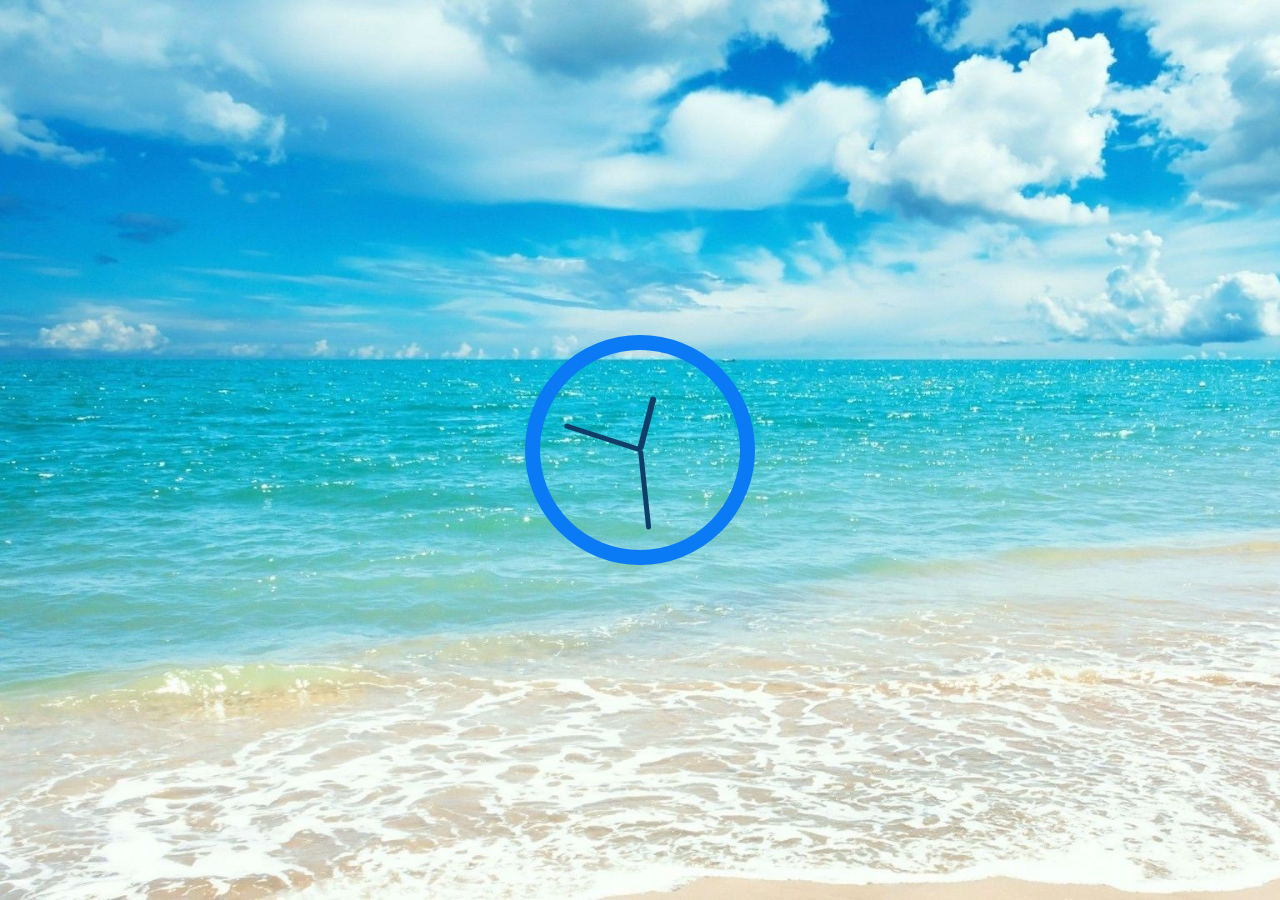
<file: MovingClock/index.html>
<!DOCTYPE html>
<html lang="en">
<head>
    <meta charset="UTF-8">
    <meta name="viewport" content="width=device-width, initial-scale=1.0">
    <link rel="stylesheet" href="clockIndex.css">
    <title>Clock</title>

</head>
<body>
    
        <div id="clock-parent">
            <div class="hand" id="hour-hand"></div>
            <div class="hand" id="minute-hand"></div>
            <div class="hand" id="second-hand"></div>
        </div>

    <script src="clockScript.js"></script>
</body>
</html>
</file>
<file: MovingClock/clockIndex.css>
/* 1. Tell the body to center the clock on the screen */
body {
    background-image: url('summerBackground.jpg');
    background-repeat: no-repeat;
    background-attachment: fixed;
    background-size: cover;
    
    /* Center anything inside the body  perfectly */
    display: flex;
    justify-content: center;
    align-items: center;
    height: 100vh; /* Takes up 100% of the screen height */
    margin: 0;
}

/* 2. Your Clock Face Container */
#clock-parent {
     position: relative; /* 🌟 CRUCIAL: This anchors the absolute hands inside the circle */
     border-radius: 50%;
     border: 15px solid rgb(10, 123, 244);
     width: 200px;
     height: 200px;
     transition: border-color 4s ease;
}

#clock-parent:hover {
    border-color: rgb(93, 163, 238);
}

/* 3. The Shared Hand Positioning */
.hand {
    position: absolute;
    bottom: 50%; 
    left: 50%;   
    transform-origin: bottom; 
    background-color: rgb(15, 63, 105);
    border-radius: 15px;
      transition: transform 0.05s cubic-bezier(0.1, 2.7, 0.58, 1);
}

/* 4. The Specific Hour Hand Dimensions */
#hour-hand {
    height: 55px;
    width:6px;
       margin-left: -3px;
    transform: rotate(0deg);
}
 
#minute-hand, #second-hand{
    height: 80px;
    width: 5px;
    margin-left: -2.5px;
    transform: rotate(0deg);
}
</file>
